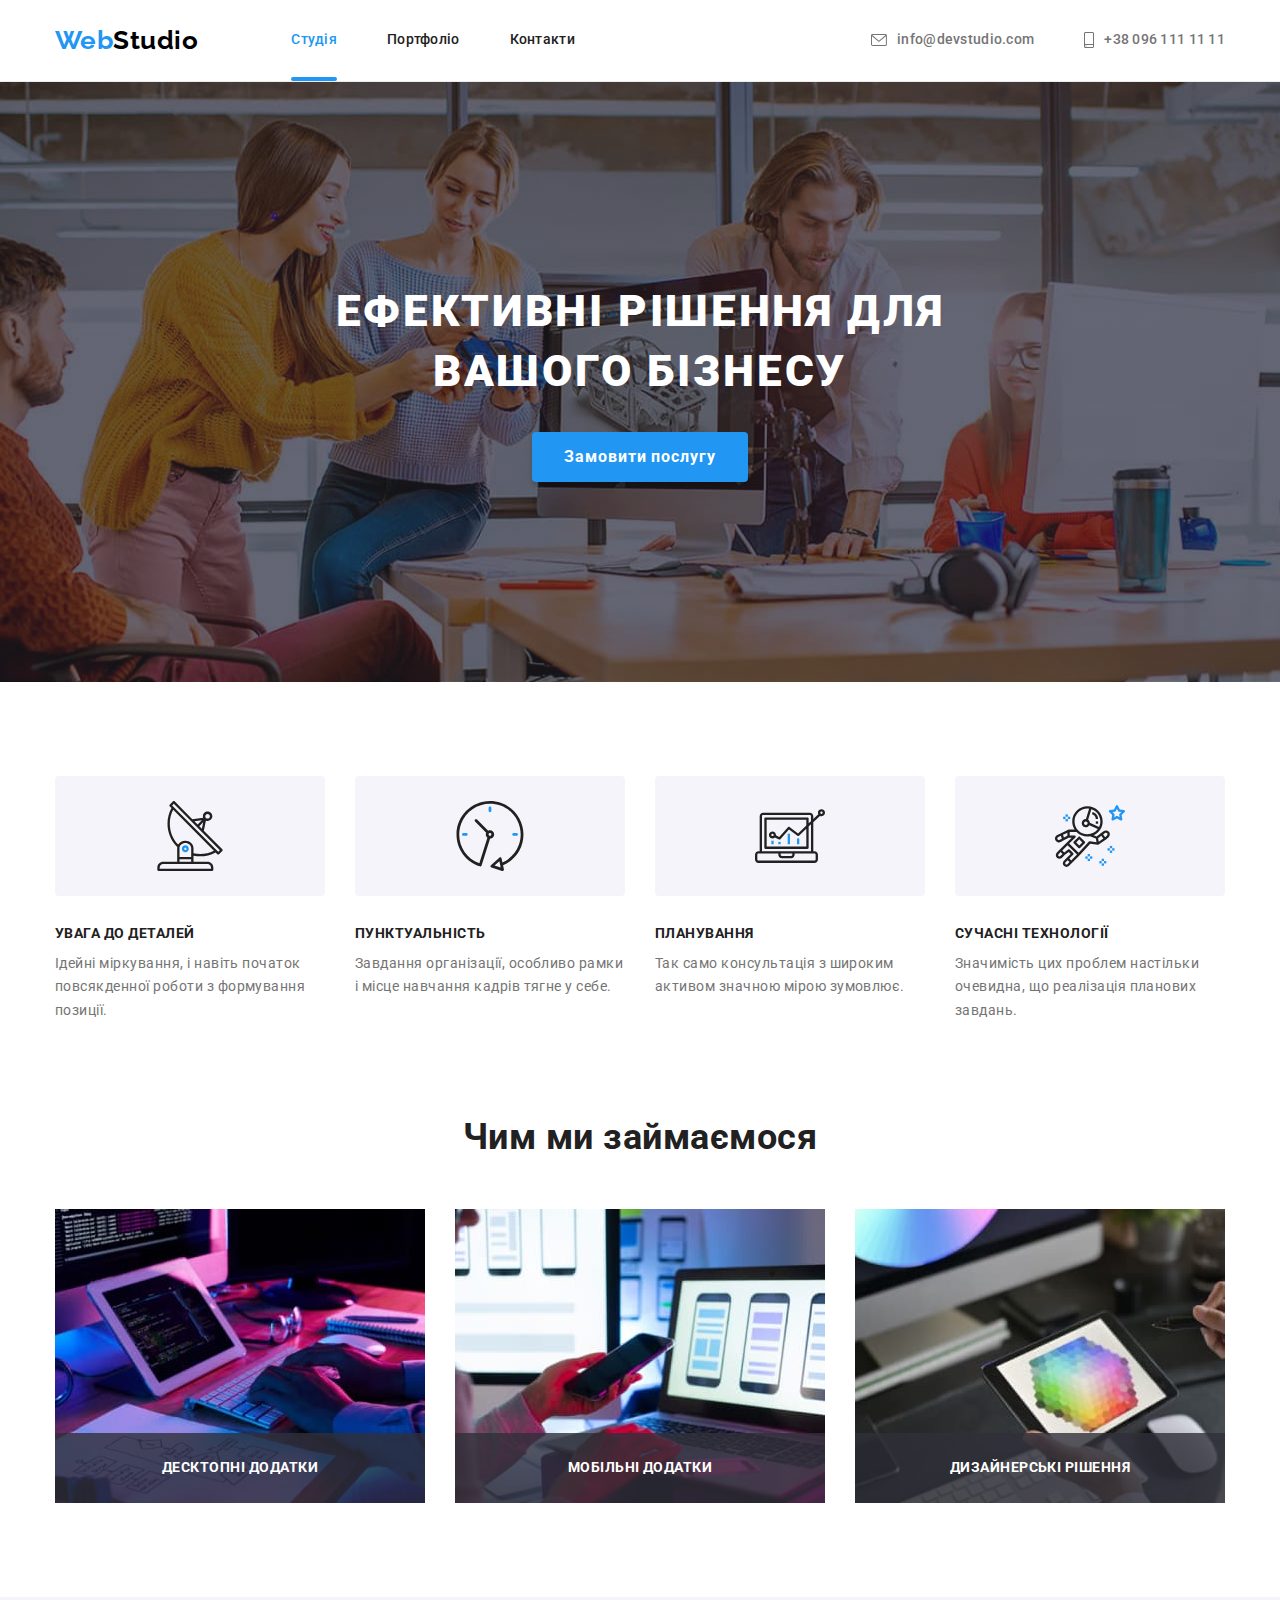
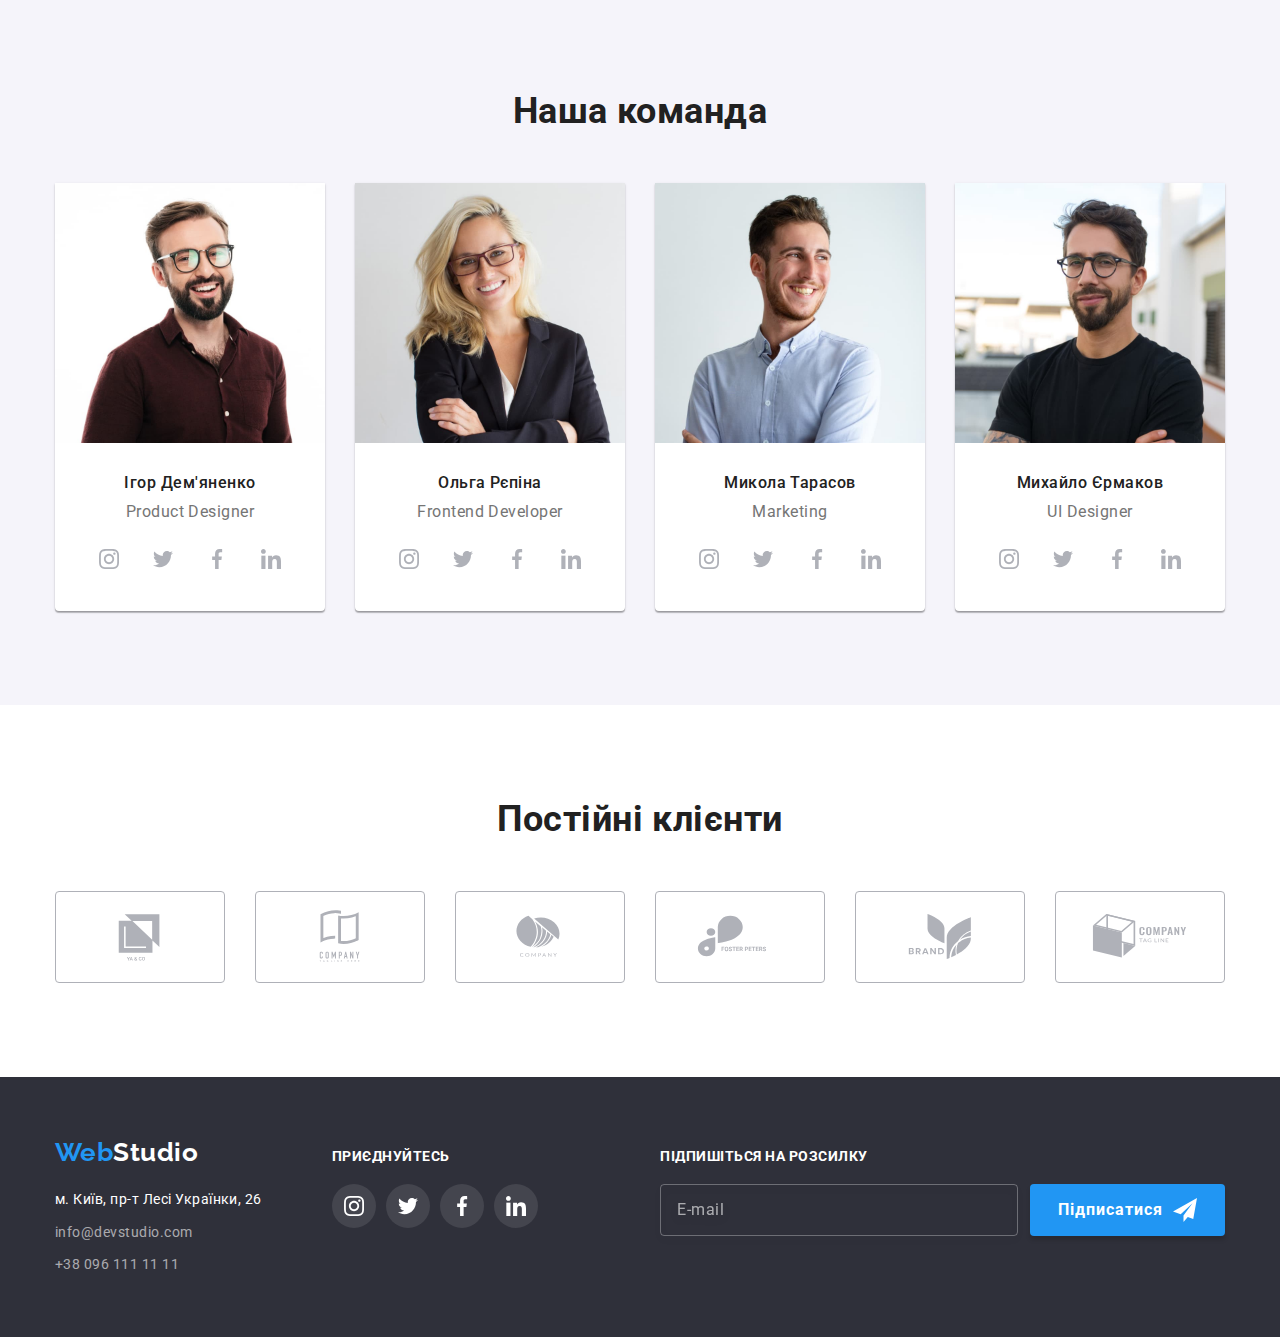
<file: index.html>
<!DOCTYPE html>
<html lang="uk">
  <head>
    <meta charset="UTF-8" />
    <meta http-equiv="X-UA-Compatible" content="IE=edge" />
    <meta name="viewport" content="width=device-width, initial-scale=1.0" />
    <link rel="preconnect" href="https://fonts.googleapis.com" />
    <link rel="preconnect" href="https://fonts.gstatic.com" crossorigin />
    <link
      href="https://fonts.googleapis.com/css2?family=Raleway:wght@700&family=Roboto:wght@400;500;700;900&display=swap"
      rel="stylesheet"
    />
    <link
      rel="stylesheet"
      href="https://cdn.jsdelivr.net/npm/modern-normalize@1.1.0/modern-normalize.min.css"
    />
    <link rel="stylesheet" href="./styles/styles.css" />
    <title>WebStudio</title>
  </head>
  <body>
    <!--header-->
    <header class="page-header">
      <div class="container main-header">
        <nav class="header-nav">
          <div class="head-wrap">
            <a class="logo link" href="./index.html" lang="en">
              <span class="logo-accent">Web</span>Studio</a
            >
            <ul class="nav list">
              <li class="nav-list-item">
                <a href="./index.html" class="nav-link link current">Студія</a>
              </li>
              <li class="nav-list-item">
                <a href="./portfolio.html" class="nav-link link">Портфоліо</a>
              </li>
              <li class="nav-list-item">
                <a href="#" class="nav-link link">Контакти</a>
              </li>
            </ul>
          </div>
        </nav>
        <ul class="contacts list">
          <li class="header-contacts-item">
            <a
              href="mailto:info@devstudio.com"
              lang="en"
              class="header-contact-link link"
            >
              <svg class="icon-header">
                <use
                  lang="en"
                  aria-label="mail icon"
                  href="./images/sprite.svg#icon-envelope"
                ></use>
              </svg>
              info@devstudio.com</a
            >
          </li>
          <li class="header-contacts-item">
            <a href="tel:+380961111111" class="header-contact-link link">
              <svg class="icon-header telephone">
                <use
                  lang="en"
                  aria-label="telephone icon"
                  href="./images/sprite.svg#icon-smartphone"
                ></use>
              </svg>
              +38 096 111 11 11</a
            >
          </li>
        </ul>
      </div>
    </header>
    <!--content-->
    <main>
      <!--section1-hero-->
      <section class="hero">
        <div class="hero-wrapper">
          <div class="container">
            <h1 class="hero-title">Ефективні рішення для вашого бізнесу</h1>
            <button type="button" class="hero-button" data-modal-open>
              Замовити послугу
            </button>
          </div>
        </div>
      </section>
      <!--section2-features-->
      <section class="features section">
        <div class="container">
          <h2 class="title-hide">Особливості</h2>
          <ul class="features-list list">
            <li class="feature-item">
              <div class="feature-icon-wrapper">
                <svg lang="en" aria-label="feature icon" class="feature-icon">
                  <use href="./images/sprite.svg#icon-feat1"></use>
                </svg>
              </div>
              <h3 class="feature-title">Увага до деталей</h3>
              <p class="feature-description">
                Ідейні міркування, і навіть початок повсякденної роботи з
                формування позиції.
              </p>
            </li>
            <li class="feature-item">
              <div class="feature-icon-wrapper">
                <svg lang="en" aria-label="feature icon" class="feature-icon">
                  <use href="./images/sprite.svg#icon-feat2"></use>
                </svg>
              </div>
              <h3 class="feature-title">Пунктуальність</h3>
              <p class="feature-description">
                Завдання організації, особливо рамки і місце навчання кадрів
                тягне у себе.
              </p>
            </li>
            <li class="feature-item">
              <div class="feature-icon-wrapper">
                <svg lang="en" aria-label="feature icon" class="feature-icon">
                  <use href="./images/sprite.svg#icon-feat3"></use>
                </svg>
              </div>
              <h3 class="feature-title">Планування</h3>
              <p class="feature-description">
                Так само консультація з широким активом значною мірою зумовлює.
              </p>
            </li>
            <li class="feature-item">
              <div class="feature-icon-wrapper">
                <svg lang="en" aria-label="feature icon" class="feature-icon">
                  <use href="./images/sprite.svg#icon-feat4"></use>
                </svg>
              </div>
              <h3 class="feature-title">Сучасні технології</h3>
              <p class="feature-description">
                Значимість цих проблем настільки очевидна, що реалізація
                планових завдань.
              </p>
            </li>
          </ul>
        </div>
      </section>
      <!--section3-what-we-do-->
      <section class="our-work section">
        <div class="container">
          <h2 class="section-title">Чим ми займаємося</h2>
          <ul class="work-list list">
            <li class="work-list-line">
              <div class="work-list-wrap">
                <img
                  src="./images/main/wwd1.jpg"
                  alt="Фото чим ми займаємось 1"
                  width="370"
                />
                <p class="our-wor-topic">Десктопні додатки</p>
              </div>
            </li>
            <li class="work-list-line">
              <div class="work-list-wrap">
                <img
                  src="./images/main/wwd2.jpg"
                  alt="Фото чим ми займаємось 2"
                  width="370"
                />
                <p class="our-wor-topic">Мобільні додатки</p>
              </div>
            </li>
            <li class="work-list-line">
              <div class="work-list-wrap">
                <img
                  src="./images/main/wwd3.jpg"
                  alt="Фото чим ми займаємось 3"
                  width="370"
                />
                <p class="our-wor-topic">Дизайнерські рішення</p>
              </div>
            </li>
          </ul>
        </div>
      </section>
      <!-- section4-our-team-->
      <section class="our-team section">
        <div class="container">
          <h2 class="section-title">Наша команда</h2>
          <ul class="team-list list">
            <li class="team-member-card item">
              <img
                src="./images/main/ot1.jpg"
                alt="Ігор Дем'яненко"
                width="270"
              />
              <div class="member-description">
                <h3 class="team-member">Ігор Дем'яненко</h3>
                <p lang="en" class="team-member-position">Product Designer</p>
                <ul class="social-list list">
                  <li class="social-list-item">
                    <a href="#" class="social-list-link link">
                      <svg
                        lang="en"
                        aria-label="instagram link"
                        class="social-list-icon"
                      >
                        <use href="./images/sprite.svg#icon-instagram"></use>
                      </svg>
                    </a>
                  </li>
                  <li class="social-list-item">
                    <a href="#" class="social-list-link link">
                      <svg
                        lang="en"
                        aria-label="twitter link"
                        class="social-list-icon"
                      >
                        <use href="./images/sprite.svg#icon-twitter"></use>
                      </svg>
                    </a>
                  </li>
                  <li class="social-list-item">
                    <a href="#" class="social-list-link link">
                      <svg
                        lang="en"
                        aria-label="facebook link"
                        class="social-list-icon"
                      >
                        <use href="./images/sprite.svg#icon-facebook"></use>
                      </svg>
                    </a>
                  </li>
                  <li class="social-list-item">
                    <a href="#" class="social-list-link link">
                      <svg
                        lang="en"
                        aria-label="linkedin link"
                        class="social-list-icon"
                      >
                        <use href="./images/sprite.svg#icon-linkedin"></use>
                      </svg>
                    </a>
                  </li>
                </ul>
              </div>
            </li>
            <li class="team-member-card item">
              <img src="./images/main/ot2.jpg" alt="Ольга Рєпіна" width="270" />
              <div class="member-description">
                <h3 class="team-member">Ольга Рєпіна</h3>
                <p class="team-member-position" lang="en">Frontend Developer</p>
                <ul class="social-list list">
                  <li class="social-list-item">
                    <a href="#" class="social-list-link link">
                      <svg
                        lang="en"
                        aria-label="instagram link"
                        class="social-list-icon"
                      >
                        <use href="./images/sprite.svg#icon-instagram"></use>
                      </svg>
                    </a>
                  </li>
                  <li class="social-list-item">
                    <a href="#" class="social-list-link link">
                      <svg
                        lang="en"
                        aria-label="twitter link"
                        class="social-list-icon"
                      >
                        <use href="./images/sprite.svg#icon-twitter"></use>
                      </svg>
                    </a>
                  </li>
                  <li class="social-list-item">
                    <a href="#" class="social-list-link link">
                      <svg
                        lang="en"
                        aria-label="facebook link"
                        class="social-list-icon"
                      >
                        <use href="./images/sprite.svg#icon-facebook"></use>
                      </svg>
                    </a>
                  </li>
                  <li class="social-list-item">
                    <a href="#" class="social-list-link link">
                      <svg
                        lang="en"
                        aria-label="linkedin link"
                        class="social-list-icon"
                      >
                        <use href="./images/sprite.svg#icon-linkedin"></use>
                      </svg>
                    </a>
                  </li>
                </ul>
              </div>
            </li>
            <li class="team-member-card item">
              <img
                src="./images/main/ot3.jpg"
                alt="Микола Тарасов"
                width="270"
              />
              <div class="member-description">
                <h3 class="team-member">Микола Тарасов</h3>
                <p class="team-member-position" lang="en">Marketing</p>
                <ul class="social-list list">
                  <li class="social-list-item">
                    <a href="#" class="social-list-link link">
                      <svg
                        lang="en"
                        aria-label="instagram link"
                        class="social-list-icon"
                      >
                        <use href="./images/sprite.svg#icon-instagram"></use>
                      </svg>
                    </a>
                  </li>
                  <li class="social-list-item">
                    <a href="#" class="social-list-link link">
                      <svg
                        lang="en"
                        aria-label="twitter link"
                        class="social-list-icon"
                      >
                        <use href="./images/sprite.svg#icon-twitter"></use>
                      </svg>
                    </a>
                  </li>
                  <li class="social-list-item">
                    <a href="#" class="social-list-link link">
                      <svg
                        lang="en"
                        aria-label="facebook link"
                        class="social-list-icon"
                      >
                        <use href="./images/sprite.svg#icon-facebook"></use>
                      </svg>
                    </a>
                  </li>
                  <li class="social-list-item">
                    <a href="#" class="social-list-link link">
                      <svg
                        lang="en"
                        aria-label="linkedin link"
                        class="social-list-icon"
                      >
                        <use href="./images/sprite.svg#icon-linkedin"></use>
                      </svg>
                    </a>
                  </li>
                </ul>
              </div>
            </li>
            <li class="team-member-card item">
              <img
                src="./images/main/ot4.jpg"
                alt="Михайло Єрмаков"
                width="270"
              />
              <div class="member-description">
                <h3 class="team-member">Михайло Єрмаков</h3>
                <p class="team-member-position" lang="en">UI Designer</p>
                <ul class="social-list list">
                  <li class="social-list-item">
                    <a href="#" class="social-list-link link">
                      <svg
                        lang="en"
                        aria-label="instagram link"
                        class="social-list-icon"
                      >
                        <use href="./images/sprite.svg#icon-instagram"></use>
                      </svg>
                    </a>
                  </li>
                  <li class="social-list-item">
                    <a href="#" class="social-list-link link">
                      <svg
                        lang="en"
                        aria-label="twitter link"
                        class="social-list-icon"
                      >
                        <use href="./images/sprite.svg#icon-twitter"></use>
                      </svg>
                    </a>
                  </li>
                  <li class="social-list-item">
                    <a href="#" class="social-list-link link">
                      <svg
                        lang="en"
                        aria-label="facebook link"
                        class="social-list-icon"
                      >
                        <use href="./images/sprite.svg#icon-facebook"></use>
                      </svg>
                    </a>
                  </li>
                  <li class="social-list-item">
                    <a href="#" class="social-list-link link">
                      <svg
                        lang="en"
                        aria-label="linkedin link"
                        class="social-list-icon"
                      >
                        <use href="./images/sprite.svg#icon-linkedin"></use>
                      </svg>
                    </a>
                  </li>
                </ul>
              </div>
            </li>
          </ul>
        </div>
      </section>
      <!--section5-our-clients-->
      <section class="clients section">
        <div class="container">
          <h2 class="section-title">Постійні клієнти</h2>
          <ul class="clients-list list">
            <li class="clients-item">
              <a href="" class="clients-link link">
                <svg
                  lang="en"
                  aria-label="clients logo"
                  class="clients-logo-icon"
                >
                  <use href="./images/sprite.svg#icon-logo1"></use>
                </svg>
              </a>
            </li>
            <li class="clients-item">
              <a href="" class="clients-link link">
                <svg
                  lang="en"
                  aria-label="clients logo"
                  class="clients-logo-icon"
                >
                  <use href="./images/sprite.svg#icon-logo2"></use>
                </svg>
              </a>
            </li>
            <li class="clients-item">
              <a href="" class="clients-link link">
                <svg
                  lang="en"
                  aria-label="clients logo"
                  class="clients-logo-icon"
                >
                  <use href="./images/sprite.svg#icon-logo3"></use>
                </svg>
              </a>
            </li>
            <li class="clients-item">
              <a href="" class="clients-link link">
                <svg
                  lang="en"
                  aria-label="clients logo"
                  class="clients-logo-icon"
                >
                  <use href="./images/sprite.svg#icon-logo4"></use>
                </svg>
              </a>
            </li>
            <li class="clients-item">
              <a href="" class="clients-link link">
                <svg
                  lang="en"
                  aria-label="clients logo"
                  class="clients-logo-icon"
                >
                  <use href="./images/sprite.svg#icon-logo5"></use>
                </svg>
              </a>
            </li>
            <li class="clients-item">
              <a href="" class="clients-link link">
                <svg
                  lang="en"
                  aria-label="clients logo"
                  class="clients-logo-icon"
                >
                  <use href="./images/sprite.svg#icon-logo6"></use>
                </svg>
              </a>
            </li>
          </ul>
        </div>
      </section>
    </main>
    <!--footer-->
    <footer class="main-footer">
      <div class="container footer-wrapper">
        <div class="footer-left-side">
          <a class="footer-logo link" href="./index.html" lang="en">
            <span class="logo-accent">Web</span>Studio</a
          >
          <address class="footer-address">
            <ul class="address-list list">
              <li class="footer-address-item">
                <a
                  class="address-map link"
                  href="https://goo.gl/maps/CPtrU1FHBa2aNyZL9"
                  target="_blank"
                  rel="noopener noreferrer nofollow"
                  >м. Київ, пр-т Лесі Українки, 26</a
                >
              </li>
              <li class="footer-address-item">
                <a
                  class="footer-contact link"
                  href="mailto:info@devstudio.com"
                  lang="en"
                  >info@devstudio.com</a
                >
              </li>
              <li class="footer-address-item">
                <a class="footer-contact link" href="tel:+380961111111"
                  >+38 096 111 11 11</a
                >
              </li>
            </ul>
          </address>
        </div>

        <div class="footer-social">
          <p class="footer-social-title">приєднуйтесь</p>
          <ul class="social-list list">
            <li class="footer-social-item">
              <a class="footer-social-link" href="">
                <svg
                  lang="en"
                  aria-label="instagram icon"
                  class="footer-social-icon"
                >
                  <use href="./images/sprite.svg#icon-instagram"></use>
                </svg>
              </a>
            </li>
            <li class="footer-social-item">
              <a class="footer-social-link" href="">
                <svg
                  lang="en"
                  aria-label="twitter icon"
                  class="footer-social-icon"
                >
                  <use href="./images/sprite.svg#icon-twitter"></use>
                </svg>
              </a>
            </li>
            <li class="footer-social-item">
              <a class="footer-social-link" href="">
                <svg
                  lang="en"
                  aria-label="facebook icon"
                  class="footer-social-icon"
                >
                  <use href="./images/sprite.svg#icon-facebook"></use>
                </svg>
              </a>
            </li>
            <li class="footer-social-item">
              <a class="footer-social-link" href="">
                <svg
                  lang="en"
                  aria-label="linkedin icon"
                  class="footer-social-icon"
                >
                  <use href="./images/sprite.svg#icon-linkedin"></use>
                </svg>
              </a>
            </li>
          </ul>
        </div>
        <div class="footer-subscription">
          <p class="footer-social-title">Підпишіться на розсилку</p>
          <form class="subsription-form">
            <label class="subcription-label">
              <input
                type="email"
                class="subsription-form-input"
                required
                name="email"
                title="email@mysite.com"
                placeholder="E-mail"
            /></label>

            <button type="submit" class="subsription-form-button">
              <span class="subscribe-button-text">Підписатися</span>
              <svg class="subsription-form-svg">
                <use
                  class="subsription-form-icon"
                  href="./images/sprite.svg#icon-send"
                ></use>
              </svg>
            </button>
          </form>
        </div>
      </div>
    </footer>

    <!--modals-->
    <div class="backdrop is-hidden" data-modal>
      <div class="modal">
        <button type="button" class="close-modal-btn" data-modal-close>
          <svg class="modal-close-icon">
            <use href="./images/sprite.svg#icon-close-btn"></use>
          </svg>
        </button>
        <p class="callback-form-title">
          Залиште свої дані, ми вам передзвонимо
        </p>
        <form class="callback-form">
          <label class="callback-form-label">
            <span class="callback-form-input-name">Ім'я</span>
            <span class="callback-form-content-wrap">
              <input
                type="text"
                name="user-name"
                class="callback-form-input"
                required
                pattern="[a-zA-Zа-яА-ЯіІїЇ']+"
              />
              <svg class="callback-form-svg">
                <use
                  class="callback-form-icon"
                  href="./images/sprite.svg#icon-person"
                ></use>
              </svg>
            </span>
          </label>
          <label class="callback-form-label">
            <span class="callback-form-input-name"> Телефон</span>
            <span class="callback-form-content-wrap">
              <input
                type="tel"
                name="user-telephone"
                class="callback-form-input"
                required
                pattern="[0-9]{3}-[0-9]{3}-[0-9]{3}-[0-2]{2}"
                title="[xxx-xxx-xx-xx]"
              />
              <svg class="callback-form-svg">
                <use
                  class="callback-form-icon"
                  href="./images/sprite.svg#icon-phone"
                ></use>
              </svg>
            </span>
          </label>
          <label class="callback-form-label">
            <span class="callback-form-input-name"> Пошта</span>
            <span class="callback-form-content-wrap">
              <input
                type="email"
                name="user-email"
                class="callback-form-input"
                required
                title="email@mysite.com"
              />
              <svg class="callback-form-svg">
                <use
                  class="callback-form-icon"
                  href="./images/sprite.svg#icon-email"
                ></use>
              </svg>
            </span>
          </label>
          <label class="callback-form-labe-comment">
            <span class="callback-form-input-name"> Коментар</span>
            <textarea
              name="user-commentary"
              placeholder="Введіть текст"
              class="callback-form-comment"
            ></textarea>
          </label>

          <label class="callback-form-check">
            <input
              type="checkbox"
              name="policy_check"
              required
              class="callback-form-check-input title-hide"
            />
            <svg class="custom-check-svg">
              <use
                class="custom-check-icon"
                href="./images/sprite.svg#icon-check"
              ></use>
            </svg>
            Погоджуюся з розсилкою та приймаю&nbsp;<a
              href="#"
              class="policy-link"
              >Умови договору</a
            >
          </label>
          <button type="submit" class="callback-form-button">Відправити</button>
        </form>
      </div>
    </div>
    <!--scripts-->
    <script src="./js/modal.js"></script>
  </body>
</html>
</file>
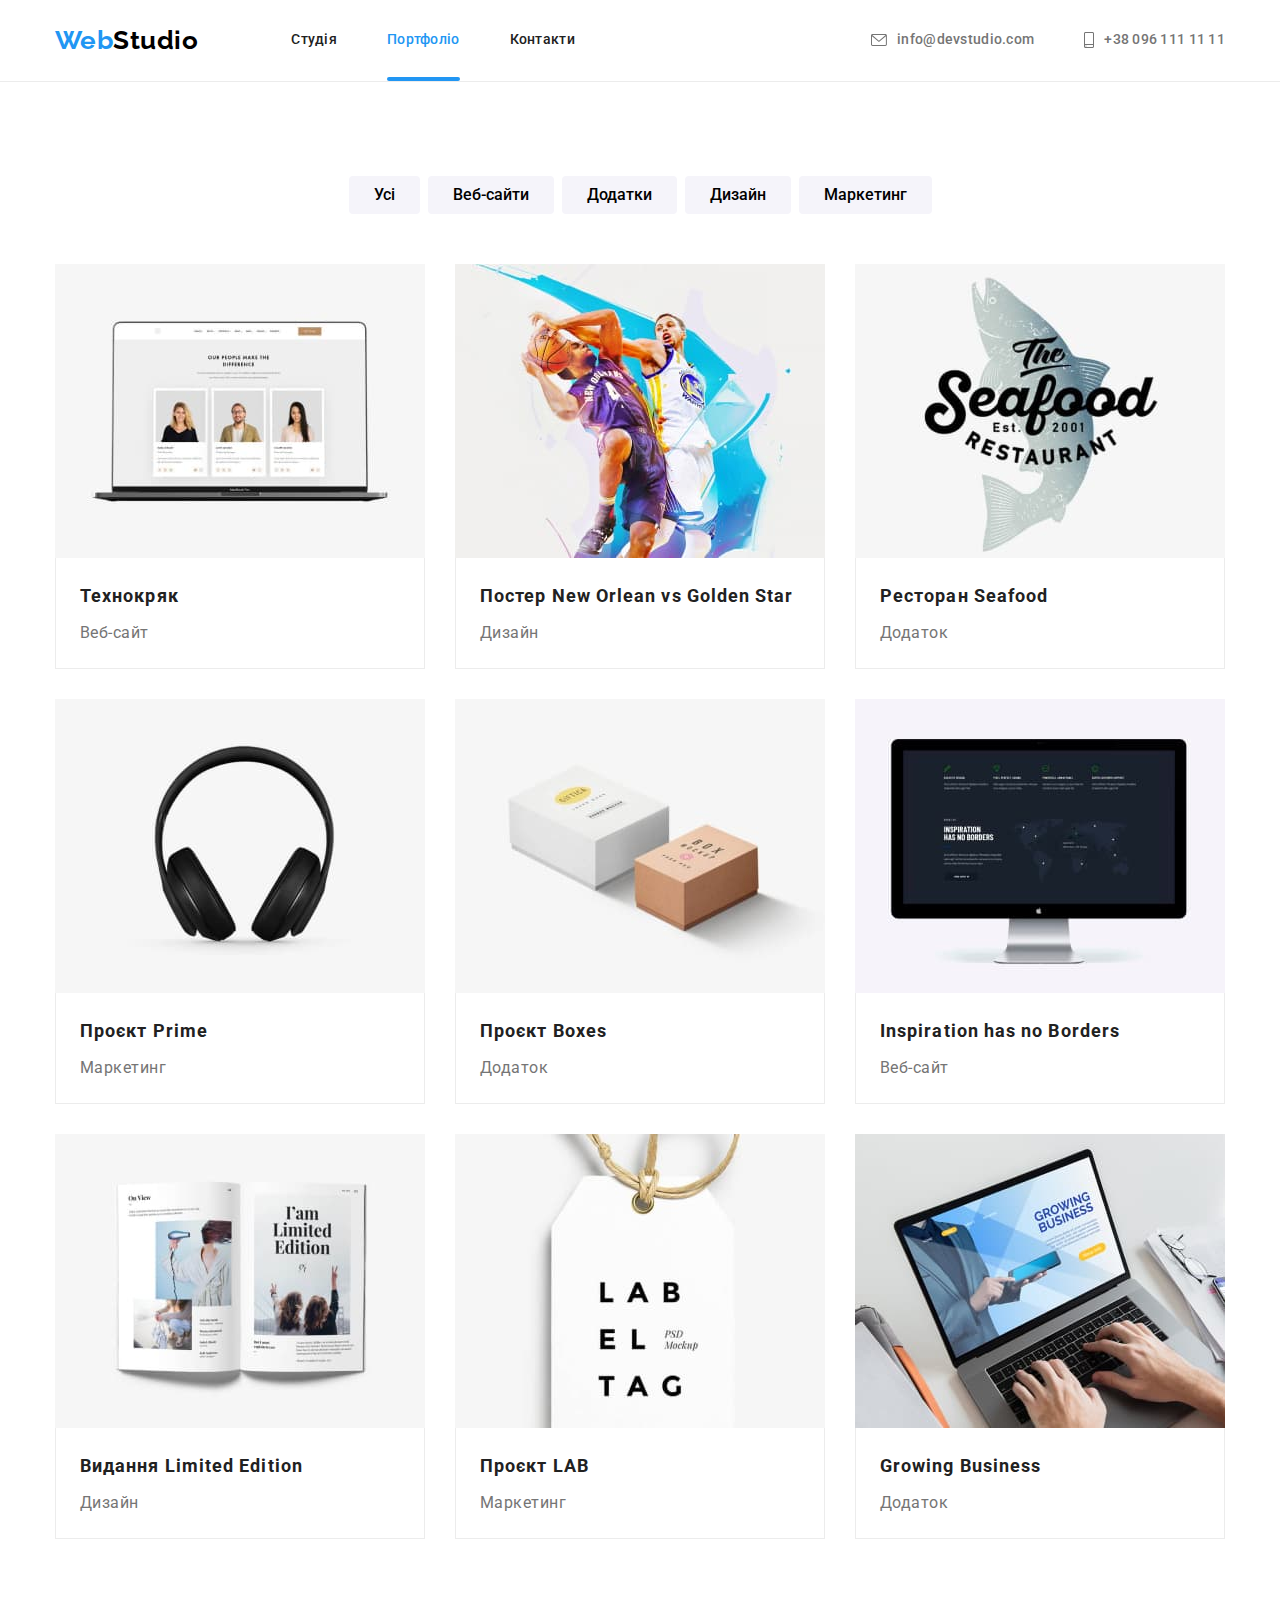
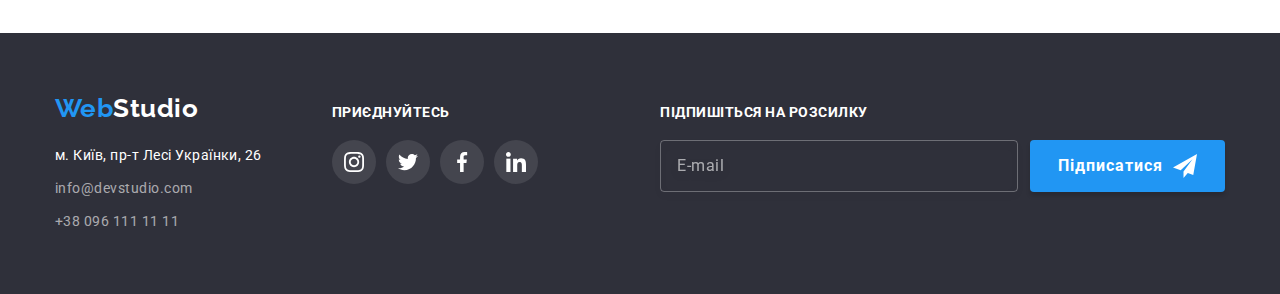
<file: portfolio.html>
<!DOCTYPE html>
<html lang="uk">
  <head>
    <meta charset="UTF-8" />
    <meta http-equiv="X-UA-Compatible" content="IE=edge" />
    <meta name="viewport" content="width=device-width, initial-scale=1.0" />
    <link
      href="https://fonts.googleapis.com/css2?family=Raleway:wght@700&family=Roboto:wght@400;500;700;900&display=swap"
      rel="stylesheet"
    />
    <link
      rel="stylesheet"
      href="https://cdn.jsdelivr.net/npm/modern-normalize@1.1.0/modern-normalize.min.css"
    />
    <link rel="stylesheet" href="./styles/styles.css" />
    <title>Портфоліо</title>
  </head>
  <body>
    <!--header-->
    <header class="page-header">
      <div class="container main-header">
        <nav class="header-nav">
          <div class="head-wrap">
            <a class="logo link" href="./index.html" lang="en">
              <span class="logo-accent">Web</span>Studio</a
            >
            <ul class="nav list">
              <li class="nav-list-item">
                <a href="./index.html" class="nav-link link">Студія</a>
              </li>
              <li class="nav-list-item">
                <a href="./portfolio.html" class="nav-link link current"
                  >Портфоліо</a
                >
              </li>
              <li class="nav-list-item">
                <a href="#" class="nav-link link">Контакти</a>
              </li>
            </ul>
          </div>
        </nav>
        <ul class="contacts list">
          <li class="header-contacts-item">
            <a
              href="mailto:info@devstudio.com"
              lang="en"
              class="header-contact-link link"
            >
              <svg class="icon-header">
                <use
                  lang="en"
                  aria-label="mail icon"
                  href="./images/sprite.svg#icon-envelope"
                ></use>
              </svg>
              info@devstudio.com</a
            >
          </li>
          <li class="header-contacts-item">
            <a href="tel:+380961111111" class="header-contact-link link">
              <svg class="icon-header telephone">
                <use
                  lang="en"
                  aria-label="telephone icon"
                  href="./images/sprite.svg#icon-smartphone"
                ></use>
              </svg>
              +38 096 111 11 11</a
            >
          </li>
        </ul>
      </div>
    </header>
    <!--content-->
    <main class="portfolio-content">
      <section class="gallery section">
        <div class="container">
          <h1 class="title-hide">Портфоліо</h1>
          <ul class="filter-list list">
            <li><button type="button" class="portfolio-button">Усі</button></li>
            <li>
              <button type="button" class="portfolio-button">Веб-сайти</button>
            </li>
            <li>
              <button type="button" class="portfolio-button">Додатки</button>
            </li>
            <li>
              <button type="button" class="portfolio-button">Дизайн</button>
            </li>
            <li>
              <button type="button" class="portfolio-button">Маркетинг</button>
            </li>
          </ul>
          <ul class="gallery-list list">
            <li class="portfolio-list-item item">
              <a class="project-link link" href="#">
                <div class="project-link-overlay">
                  <img
                    src="./images/portfolio/project1.jpg"
                    alt="Технокряк"
                    width="370"
                  />
                  <p class="project-link-overlay-text">
                    Ресурс пропонує комплексні пропозиції з різним рівнем
                    функціоналу та сервісів. Все це дозволить відвідувачу
                    отримати вичерпні відомості про компанію чи приватну особу.
                  </p>
                </div>
                <div class="project-wrapper">
                  <h2 class="project-name">Технокряк</h2>
                  <p class="project-type">Веб-сайт</p>
                </div>
              </a>
            </li>
            <li class="portfolio-list-item item">
              <a class="project-link link" href="#">
                <div class="project-link-overlay">
                  <img
                    src="./images/portfolio/project2.jpg"
                    alt="Постер New Orlean vs Golden Star"
                    width="370"
                  />
                  <p class="project-link-overlay-text">
                    Ресурс пропонує комплексні пропозиції з різним рівнем
                    функціоналу та сервісів. Все це дозволить відвідувачу
                    отримати вичерпні відомості про компанію чи приватну особу.
                  </p>
                </div>

                <div class="project-wrapper">
                  <h2 class="project-name">
                    Постер <span lang="en">New Orlean vs Golden Star </span>
                  </h2>
                  <p class="project-type">Дизайн</p>
                </div>
              </a>
            </li>
            <li class="portfolio-list-item item">
              <a class="project-link link" href="#">
                <div class="project-link-overlay">
                  <img
                    src="./images/portfolio/project3.jpg"
                    alt="Ресторан Seafood"
                    width="370"
                  />
                  <p class="project-link-overlay-text">
                    Ресурс пропонує комплексні пропозиції з різним рівнем
                    функціоналу та сервісів. Все це дозволить відвідувачу
                    отримати вичерпні відомості про компанію чи приватну особу.
                  </p>
                </div>

                <div class="project-wrapper">
                  <h2 class="project-name">
                    Ресторан <span lang="en">Seafood</span>
                  </h2>
                  <p class="project-type">Додаток</p>
                </div>
              </a>
            </li>
            <li class="portfolio-list-item item">
              <a class="project-link link" href="#">
                <div class="project-link-overlay">
                  <img
                    src="./images/portfolio/project4.jpg"
                    alt="Проєкт Prime"
                    width="370"
                  />
                  <p class="project-link-overlay-text">
                    Ресурс пропонує комплексні пропозиції з різним рівнем
                    функціоналу та сервісів. Все це дозволить відвідувачу
                    отримати вичерпні відомості про компанію чи приватну особу.
                  </p>
                </div>

                <div class="project-wrapper">
                  <h2 class="project-name">Проєкт <span>Prime</span></h2>
                  <p class="project-type">Маркетинг</p>
                </div>
              </a>
            </li>
            <li class="portfolio-list-item item">
              <a class="project-link link" href="#">
                <div class="project-link-overlay">
                  <img
                    src="./images/portfolio/project5.jpg"
                    alt="Проєкт Boxes"
                    width="370"
                  />
                  <p class="project-link-overlay-text">
                    Ресурс пропонує комплексні пропозиції з різним рівнем
                    функціоналу та сервісів. Все це дозволить відвідувачу
                    отримати вичерпні відомості про компанію чи приватну особу.
                  </p>
                </div>

                <div class="project-wrapper">
                  <h2 class="project-name">
                    Проєкт <span lang="en">Boxes</span>
                  </h2>
                  <p class="project-type">Додаток</p>
                </div>
              </a>
            </li>
            <li class="portfolio-list-item item">
              <a class="project-link link" href="#">
                <div class="project-link-overlay">
                  <img
                    src="./images/portfolio/project6.jpg"
                    alt="Inspiration has no Borders"
                    width="370"
                  />
                  <p class="project-link-overlay-text">
                    Ресурс пропонує комплексні пропозиції з різним рівнем
                    функціоналу та сервісів. Все це дозволить відвідувачу
                    отримати вичерпні відомості про компанію чи приватну особу.
                  </p>
                </div>

                <div class="project-wrapper">
                  <h2 class="project-name" lang="en">
                    Inspiration has no Borders
                  </h2>
                  <p class="project-type">Веб-сайт</p>
                </div>
              </a>
            </li>
            <li class="portfolio-list-item item">
              <a class="project-link link" href="#">
                <div class="project-link-overlay">
                  <img
                    src="./images/portfolio/project7.jpg"
                    alt="Видання Limited Edition"
                    width="370"
                  />
                  <p class="project-link-overlay-text">
                    Ресурс пропонує комплексні пропозиції з різним рівнем
                    функціоналу та сервісів. Все це дозволить відвідувачу
                    отримати вичерпні відомості про компанію чи приватну особу.
                  </p>
                </div>

                <div class="project-wrapper">
                  <h2 class="project-name">
                    Видання <span lang="en">Limited Edition</span>
                  </h2>
                  <p class="project-type">Дизайн</p>
                </div>
              </a>
            </li>
            <li class="portfolio-list-item item">
              <a class="project-link link" href="#">
                <div class="project-link-overlay">
                  <img
                    src="./images/portfolio/project8.jpg"
                    alt="Проєкт LAB"
                    width="370"
                  />
                  <p class="project-link-overlay-text">
                    Ресурс пропонує комплексні пропозиції з різним рівнем
                    функціоналу та сервісів. Все це дозволить відвідувачу
                    отримати вичерпні відомості про компанію чи приватну особу.
                  </p>
                </div>

                <div class="project-wrapper">
                  <h2 class="project-name">
                    Проєкт <span lang="en">LAB</span>
                  </h2>
                  <p class="project-type">Маркетинг</p>
                </div>
              </a>
            </li>
            <li class="portfolio-list-item item">
              <a class="project-link link" href="#">
                <div class="project-link-overlay">
                  <img
                    src="./images/portfolio/project9.jpg"
                    alt="Growing Business"
                    width="370"
                  />
                  <p class="project-link-overlay-text">
                    Ресурс пропонує комплексні пропозиції з різним рівнем
                    функціоналу та сервісів. Все це дозволить відвідувачу
                    отримати вичерпні відомості про компанію чи приватну особу.
                  </p>
                </div>

                <div class="project-wrapper">
                  <h2 class="project-name" lang="en">Growing Business</h2>
                  <p class="project-type">Додаток</p>
                </div>
              </a>
            </li>
          </ul>
        </div>
      </section>
    </main>
    <!--footer-->
    <footer class="main-footer">
      <div class="container footer-wrapper">
        <div class="footer-left-side">
          <a class="footer-logo link" href="./index.html" lang="en">
            <span class="logo-accent">Web</span>Studio</a
          >
          <address class="footer-address">
            <ul class="address-list list">
              <li class="footer-address-item">
                <a
                  class="address-map link"
                  href="https://goo.gl/maps/CPtrU1FHBa2aNyZL9"
                  target="_blank"
                  rel="noopener noreferrer nofollow"
                  >м. Київ, пр-т Лесі Українки, 26</a
                >
              </li>
              <li class="footer-address-item">
                <a
                  class="footer-contact link"
                  href="mailto:info@devstudio.com"
                  lang="en"
                  >info@devstudio.com</a
                >
              </li>
              <li class="footer-address-item">
                <a class="footer-contact link" href="tel:+380961111111"
                  >+38 096 111 11 11</a
                >
              </li>
            </ul>
          </address>
        </div>

        <div class="footer-social">
          <p class="footer-social-title">приєднуйтесь</p>
          <ul class="social-list list">
            <li class="footer-social-item">
              <a class="footer-social-link" href="">
                <svg
                  lang="en"
                  aria-label="instagram icon"
                  class="footer-social-icon"
                >
                  <use href="./images/sprite.svg#icon-instagram"></use>
                </svg>
              </a>
            </li>
            <li class="footer-social-item">
              <a class="footer-social-link" href="">
                <svg
                  lang="en"
                  aria-label="twitter icon"
                  class="footer-social-icon"
                >
                  <use href="./images/sprite.svg#icon-twitter"></use>
                </svg>
              </a>
            </li>
            <li class="footer-social-item">
              <a class="footer-social-link" href="">
                <svg
                  lang="en"
                  aria-label="facebook icon"
                  class="footer-social-icon"
                >
                  <use href="./images/sprite.svg#icon-facebook"></use>
                </svg>
              </a>
            </li>
            <li class="footer-social-item">
              <a class="footer-social-link" href="">
                <svg
                  lang="en"
                  aria-label="linkedin icon"
                  class="footer-social-icon"
                >
                  <use href="./images/sprite.svg#icon-linkedin"></use>
                </svg>
              </a>
            </li>
          </ul>
        </div>
        <div class="footer-subscription">
          <p class="footer-social-title">Підпишіться на розсилку</p>
          <form class="subsription-form">
            <label class="subcription-label">
              <input
                type="email"
                class="subsription-form-input"
                required
                name="email"
                title="email@mysite.com"
                placeholder="E-mail"
            /></label>

            <button type="submit" class="subsription-form-button">
              <span class="subscribe-button-text">Підписатися</span>
              <svg class="subsription-form-svg">
                <use
                  class="subsription-form-icon"
                  href="./images/sprite.svg#icon-send"
                ></use>
              </svg>
            </button>
          </form>
        </div>
      </div>
    </footer>
  </body>
</html>
</file>
<file: styles/styles.css>
:root {
  /* colors */
  --main-theme-color: #fff;
  --secondary-theme-color: #f5f5f5;
  --hero-bg-color: #c4c4c4;
  --hero-overlay-color: rgba(47, 48, 58, 0.4);
  --our-work-overlay-bg: rgba(47, 48, 58, 0.8);
  --footer-bg-color: #2f303a;
  --filter-button-bg-color: #f5f4fa;
  --main-text-color: #212121;
  --secondary-text-color: #757575;
  --logo-header-color: #000;
  --accent-color: #2196f3;
  --button-bg-accent-color: #188ce8;
  --footer-contact-color: rgba(255, 255, 255, 0.6);
  --border-color: #ececec;
  --button-shadow: rgba(0, 0, 0, 0.15);
  --feature-bg-color: #f5f4fa;
  --team-member-box-shadow-color1: rgba(0, 0, 0, 0.12);
  --team-member-box-shadow-color2: rgba(0, 0, 0, 0.14);
  --team-member-box-shadow-color3: rgba(0, 0, 0, 0.2);
  --social-list-icon-fill: #afb1b8;
  --footer-social-link-color: rgba(255, 255, 255, 0.1);
  --portfolio-card-shadow-color1: rgba(0, 0, 0, 0.1);
  --portfolio-card-shadow-color2: rgba(0, 0, 0, 0.8);
  --portfolio-card-shadow-color3: rgba(0, 0, 0, 0.12);
  --portfolio-card-border-color: #eeeeee;
  --portfolio-overlay-color: rgba(33, 150, 243, 0.9);

  /* fonts */
  --primary-font: "roboto", sans-serif;
  --secondary-font: "raleway", sans-serif;

  /* animations */
  --animation-timing-function: cubic-bezier(0.4, 0, 0.2, 1);
  --animation-duration: 250ms;
}

/* styles reset */

h1,
h2,
h3,
h4,
p {
  margin-top: 0;
  margin-bottom: 0;
}

ul,
ol {
  margin-top: 0;
  margin-bottom: 0;
  padding-left: 0;
}

.link {
  text-decoration: none;
}

.list {
  list-style: none;
}

img {
  display: block;
  max-width: 100%;
  height: auto;
}

button {
  cursor: pointer;
}

/* =================common styles================ */
body {
  font-family: var(--primary-font);
  background-color: var(--main-theme-color);
  color: var(--main-text-color);
  letter-spacing: 0.03em;
}

.title-hide {
  position: absolute;
  white-space: nowrap;
  width: 1px;
  height: 1px;
  overflow: hidden;
  border: 0;
  padding: 0;
  clip: rect(0 0 0 0);
  clip-path: inset(50%);
  margin: -1px;
}

.container {
  width: 1200px;
  margin-left: auto;
  margin-right: auto;
  padding-left: 15px;
  padding-right: 15px;
}

.section {
  padding-bottom: 94px;
  padding-top: 94px;
}

.section-title {
  margin-bottom: 50px;

  text-align: center;
  font-weight: 700;
  font-size: 36px;
  line-height: 1.16;
}

/* =================/common styles================ */

/* =================index.html styles================ */

/* =====================header-styles===================== */
.page-header {
  border-bottom: 1px solid var(--border-color);
}

.main-header {
  display: flex;
  justify-content: space-between;
  align-items: center;
}

.head-wrap {
  display: flex;
  align-items: center;
}

.nav {
  display: flex;
  column-gap: 50px;
}

.logo {
  margin-right: 93px;
  padding-top: 25px;
  padding-bottom: 25px;

  font-family: var(--secondary-font);
  font-weight: 700;
  font-size: 26px;
  line-height: 1.19;
  color: var(--logo-header-color);
}

.logo-accent {
  color: var(--accent-color);
}

.nav-list-item {
  position: relative;
}

.nav-link {
  display: block;
  padding-top: 32px;
  padding-bottom: 32px;

  font-weight: 500;
  font-size: 14px;
  line-height: 1.14;
  letter-spacing: 0.02em;
  color: var(--main-text-color);

  transition: color var(--animation-duration) var(--animation-timing-function);
}

.current.nav-link::after {
  position: absolute;
  left: 0;
  bottom: -1px;

  content: "";

  width: 100%;
  height: 4px;
  background-color: var(--accent-color);
  border-radius: 2px;
}

.nav .nav-link:hover,
.nav .nav-link:focus {
  color: var(--accent-color);
}

.contacts {
  display: flex;
  column-gap: 50px;
}

.icon-header {
  width: 16px;
  height: 12px;
  margin-right: 10px;
}

.icon-header.telephone {
  width: 10px;
  height: 16px;
}

.header-contact-link {
  padding-top: 32px;
  padding-bottom: 32px;

  display: flex;
  align-items: center;

  font-weight: 500;
  font-size: 14px;
  line-height: 1.14;
  letter-spacing: 0.02em;
  color: var(--secondary-text-color);
  fill: currentColor;

  transition: color var(--animation-duration) var(--animation-timing-function);
}

.header-contact-link:hover,
.header-contact-link:focus {
  color: var(--accent-color);
}

/* =====================/header-styles===================== */

/* =====================hero-styles===================== */
.hero {
  margin: 0 auto;
  text-align: center;
  background-color: var(--hero-bg-color);
}

.hero-wrapper {
  margin: 0 auto;

  padding-top: 200px;
  padding-bottom: 200px;
  background-image: linear-gradient(
      var(--hero-overlay-color),
      var(--hero-overlay-color)
    ),
    url(../images/main/bg.jpg);
  background-size: cover;
  background-repeat: no-repeat;
  background-position: center;
  max-width: 1600px;
}

.hero-title {
  margin-bottom: 30px;
  margin-left: auto;
  margin-right: auto;

  width: 700px;
  font-weight: 900;
  font-size: 44px;
  line-height: 1.36;
  letter-spacing: 0.06em;
  text-transform: uppercase;
  color: var(--main-theme-color);
}

.hero-button {
  display: flex;
  justify-content: center;
  align-items: center;

  margin-left: auto;
  margin-right: auto;

  width: 216px;
  height: 50px;

  text-align: center;
  font-family: inherit;
  background-color: var(--accent-color);
  font-weight: 700;
  font-size: 16px;
  line-height: 1.88;
  letter-spacing: 0.06em;
  color: var(--main-theme-color);
  cursor: pointer;

  border: 0;
  box-shadow: 0px 4px 4px var(--button-shadow);
  border-radius: 4px;

  transition: background-color var(--animation-duration)
    var(--animation-timing-function);
}

.hero-button:hover,
.hero-button:focus {
  background-color: var(--button-bg-accent-color);
}
/* =================/hero styles================ */

/* =================features styles================ */

.feature-icon-wrapper {
  display: flex;
  justify-content: center;
  align-items: center;

  margin-bottom: 30px;

  width: 270px;
  height: 120px;
  background: var(--feature-bg-color);
  border-radius: 4px;
}

.feature-icon {
  width: 70px;
  height: 70px;
}

.features-list {
  display: flex;
  column-gap: 30px;
}

.feature-item {
  flex-basis: calc((100% - 90px) / 4);
}

.feature-title {
  margin-bottom: 10px;

  font-weight: 700;
  font-size: 14px;
  line-height: 1.14;
  text-transform: uppercase;
}

.feature-description {
  font-size: 14px;
  line-height: 1.71;
  color: var(--secondary-text-color);
}
/* =================/features styles================ */

/* =================our work - styles================ */
.our-work {
  padding-top: 0;
}

.work-list {
  display: flex;
  column-gap: 30px;
}

.work-list-line {
  flex-basis: calc((100%-60px) / 3);
}

.work-list-wrap {
  position: relative;
}

.our-wor-topic {
  position: absolute;
  left: 0;
  bottom: 0;

  display: flex;
  justify-content: center;
  align-items: center;
  height: 70px;
  width: 100%;

  text-transform: uppercase;
  font-weight: 700;
  font-size: 14px;
  line-height: 1.14;
  color: var(--main-theme-color);
  background: var(--our-work-overlay-bg);
}
/* =================/our work - styles================ */

/* =================our team - styles================ */

.our-team {
  background-color: var(--filter-button-bg-color);
}

.team-list {
  display: flex;
  flex-wrap: wrap;
  gap: 30px;
}

.team-member-card {
  background-color: var(--main-theme-color);

  box-shadow: 0px 1px 3px var(--team-member-box-shadow-color1),
    0px 1px 1px var(--team-member-box-shadow-color2),
    0px 2px 1px var(--team-member-box-shadow-color3);
  border-radius: 0px 0px 4px 4px;
}

.team-member-card.item {
  flex-basis: calc((100% - 90px) / 4);
}

.member-description {
  padding: 30px;
}

.team-member {
  margin-bottom: 10px;

  text-align: center;

  font-weight: 500;
  font-size: 16px;
  line-height: 1.19;
}

.team-member-position {
  margin-bottom: 16px;

  text-align: center;

  font-size: 16px;
  line-height: 1.19;
  color: var(--secondary-text-color);
}

.social-list {
  display: flex;
  column-gap: 10px;
  justify-content: center;
}

.social-list-link {
  display: flex;
  justify-content: center;
  align-items: center;
  width: 44px;
  height: 44px;
  border-radius: 50%;
  background-color: var(--main-theme-color);
  color: var(--social-list-icon-fill);
  fill: currentColor;
  transition: background-color var(--animation-duration)
      var(--animation-timing-function),
    color var(--animation-duration) var(--animation-timing-function);
}

.social-list-icon {
  width: 20px;
  height: 20px;
}

.social-list-link:hover,
.social-list-link:focus {
  background-color: var(--accent-color);
  color: var(--main-theme-color);
}
/* =================/our team - styles================ */

/* =================our clients - styles================ */

.clients-list {
  display: flex;
  gap: 30px;
}

.clients-link {
  border: 1px solid var(--social-list-icon-fill);
  border-radius: 4px;
  display: flex;
  justify-content: center;
  align-items: center;

  width: 170px;
  height: 92px;

  color: var(--social-list-icon-fill);
  fill: currentColor;
  transition: border var(--animation-duration) var(--animation-timing-function),
    color var(--animation-duration) var(--animation-timing-function);
}

.clients-logo-icon {
  width: 106px;
  height: 60px;
}

.clients-link:hover,
.clients-link:focus {
  border: 1px solid var(--accent-color);
  color: var(--accent-color);
}

/* =================/our clients - styles================ */

/* =================footer styles================ */
.main-footer {
  padding-top: 60px;
  padding-bottom: 60px;
  background-color: var(--footer-bg-color);
}

.footer-wrapper {
  display: flex;
  align-items: baseline;
}

.footer-logo {
  display: block;
  margin-bottom: 20px;

  font-family: var(--secondary-font);
  font-weight: 700;
  font-size: 26px;
  line-height: 1.19;
  color: var(--main-theme-color);
}

.footer-address-item:not(:last-child) {
  margin-bottom: 9px;
}

.address-map {
  font-style: normal;
  font-size: 14px;
  line-height: 1.71;
  color: var(--main-theme-color);
  transition: color var(--animation-duration) var(--animation-timing-function);
}

.footer-contact {
  font-style: normal;
  font-size: 14px;
  line-height: 1.71;
  color: var(--footer-contact-color);
  transition: color var(--animation-duration) var(--animation-timing-function);
}

.address-map:hover,
.address-map:focus,
.footer-contact:hover,
.footer-contact:focus {
  color: var(--accent-color);
}

.footer-social {
  margin-left: 70px;
}

.footer-social-title {
  text-transform: uppercase;
  font-weight: 700;
  font-size: 14px;
  line-height: 1, 14;

  margin-bottom: 20px;

  color: var(--main-theme-color);
}

.footer-social-list {
  display: flex;
  justify-content: flex-start;
}

.footer-social-link {
  display: flex;
  justify-content: center;
  align-items: center;
  width: 44px;
  height: 44px;
  border-radius: 50%;
  background-color: var(--footer-social-link-color);
  color: var(--main-theme-color);
  fill: currentColor;
  transition: background-color var(--animation-duration)
    var(--animation-timing-function);
}
.footer-social-icon {
  width: 20px;
  height: 20px;
}

.footer-social-link:hover,
.footer-social-link:focus {
  background-color: var(--accent-color);
}

.footer-subscription {
  display: flex;
  flex-direction: column;
  margin-left: auto;
}

.subsription-form {
  display: flex;
}

.subcription-label {
  margin-right: 12px;
  width: 358px;
}

.subsription-form-input {
  padding-top: 15px;
  padding-bottom: 15px;
  padding-left: 16px;
  padding-right: 16px;

  width: 100%;

  font-size: 16px;
  line-height: 1.25;
  letter-spacing: 0.03em;

  color: var(--main-theme-color);
  background-color: transparent;

  border: 1px solid rgba(255, 255, 255, 0.3);
  filter: drop-shadow(0px 4px 4px rgba(0, 0, 0, 0.15));
  border-radius: 4px;
}

.subsription-form-input::placeholder {
  color: rgba(255, 255, 255, 0.6);
}

.subsription-form-button {
  display: flex;
  justify-content: center;
  align-items: center;
  gap: 10px;

  padding-top: 10px;
  padding-bottom: 10px;
  padding-left: 28px;
  padding-right: 28px;

  font-family: inherit;
  font-weight: 700;
  font-size: 16px;
  line-height: 1.875;

  letter-spacing: 0.06em;

  border-radius: 4px;

  background-color: var(--accent-color);
  color: var(--main-theme-color);
  cursor: pointer;

  border: 0;
  box-shadow: 0px 4px 4px var(--button-shadow);
  border-radius: 4px;

  transition: background-color var(--animation-duration)
    var(--animation-timing-function);
}

.subsription-form-button:hover,
.subsription-form-button:focus {
  background-color: var(--button-bg-accent-color);
  outline: none;
}

.subsription-form-svg {
  width: 24px;
  height: 24px;
}

.subsription-form-icon {
  fill: var(--main-theme-color);
}

/* =================/footer styles================ */

/* =================modal styles================ */
.backdrop {
  position: fixed;
  top: 0;
  left: 0;
  z-index: 100;
  width: 100%;
  height: 100%;
  background-color: rgba(0, 0, 0, 0.2);

  opacity: 1;

  transition: opacity var(--animation-duration) var(--animation-timing-function),
    visibility var(--animation-duration) var(--animation-timing-function);
}

.modal {
  position: absolute;
  top: 50%;
  left: 50%;
  transform: translate(-50%, -50%) scale(1);

  padding-top: 40px;
  padding-bottom: 40px;
  padding-left: 40px;
  padding-right: 40px;

  width: 528px;
  min-height: 581px;

  background: var(--main-theme-color);
  box-shadow: 0px 1px 3px rgba(0, 0, 0, 0.12), 0px 1px 1px rgba(0, 0, 0, 0.14),
    0px 2px 1px rgba(0, 0, 0, 0.2);
  border-radius: 4px;

  transition: transform var(--animation-duration)
    var(--animation-timing-function);
}

.close-modal-btn {
  position: absolute;
  right: 8px;
  top: 8px;

  display: flex;
  justify-content: center;
  align-items: center;

  width: 30px;
  height: 30px;
  border-radius: 50%;
  background: transparent;
  border: 1px solid rgba(0, 0, 0, 0.1);
  padding: 0;
  color: var(--logo-header-color);
  fill: currentColor;

  transition: color var(--animation-duration) var(--animation-timing-function);
}

.close-modal-btn:hover,
.close-modal-btn:focus {
  color: var(--accent-color);
}

.modal-close-icon {
  width: 18px;
  height: 18px;
}

.callback-form-title {
  margin-bottom: 12px;

  font-weight: 700;
  font-size: 20px;
  line-height: 1.15;
  text-align: center;
  letter-spacing: 0.03em;

  color: var(--main-text-color);
}
.callback-form {
  display: flex;
  flex-direction: column;
}

.callback-form-label {
  display: block;
  margin-bottom: 10px;
  font-size: 12px;
  line-height: 1.16;
  letter-spacing: 0.01em;

  color: var(--secondary-text-color);
}

.callback-form-label-comment {
  display: block;
  font-size: 12px;
  line-height: 1.16;
  letter-spacing: 0.01em;

  color: var(--secondary-text-color);
}

/* label.callback-form-label:last-of-type {
  margin-bottom: 0;
} */

/* .callback-form-label label:last-of-type {
  margin-bottom: 0;
} */

.callback-form-input-name {
  display: block;
  margin-bottom: 4px;
}

.callback-form-content-wrap {
  display: block;
  position: relative;
  color: var(--logo-header-color);
}

.callback-form-input {
  padding-left: 41px;
  padding-top: 11px;
  padding-bottom: 11px;

  width: 100%;

  border: 1px solid;
  border-color: rgba(33, 33, 33, 0.2);
  border-radius: 4px;

  transition: border-color var(--animation-duration)
    var(--animation-timing-function);
}

.callback-form-input:focus {
  outline: none;
  border-color: var(--accent-color);
}

.callback-form-icon {
  fill: currentColor;

  transition: color var(--animation-duration) var(--animation-timing-function);
}

.callback-form-input:focus + .callback-form-svg > .callback-form-icon {
  color: var(--accent-color);
}

.callback-form-svg {
  position: absolute;
  top: 50%;
  left: 12px;

  transform: translateY(-50%);

  width: 18px;
  height: 18px;
}

.callback-form-comment {
  display: block;
  padding-top: 12px;
  padding-bottom: 12px;
  padding-left: 16px;
  padding-right: 16px;

  width: 100%;
  height: 120px;
  resize: none;

  border: 1px solid;
  border-color: rgba(33, 33, 33, 0.2);
  border-radius: 4px;

  transition: border-color var(--animation-duration)
    var(--animation-timing-function);
}

.callback-form-comment:focus {
  outline: none;
  border-color: var(--accent-color);
}

.callback-form-comment::placeholder {
  font-size: 12px;
  line-height: 1.16;
  letter-spacing: 0.01em;

  color: rgba(117, 117, 117, 0.5);
}

.callback-form-check {
  display: flex;
  align-items: center;
  margin-left: auto;
  margin-right: auto;
  margin-top: 20px;
  margin-bottom: 30px;

  font-size: 14px;
  line-height: 1.71;
  letter-spacing: 0.03em;
  color: var(--secondary-text-color);
}

.custom-check-svg {
  margin-right: 7px;

  width: 16px;
  height: 15px;

  border-radius: 2px;
  color: transparent;
  border: 1px solid var(--logo-header-color);
  background-color: transparent;
  cursor: pointer;

  transition: background-color var(--animation-duration)
      var(--animation-timing-function),
    border var(--animation-duration) var(--animation-timing-function),
    box-shadow var(--animation-duration) var(--animation-timing-function);
}

.custom-check-icon {
  opacity: 0;
  fill: currentColor;
  transition: opacity var(--animation-duration) var(--animation-timing-function),
    fill var(--animation-duration) var(--animation-timing-function);
}

.callback-form-check-input:checked + .custom-check-svg {
  background-color: var(--accent-color);
  border: none;
  box-shadow: none;
}

.callback-form-check-input:checked + .custom-check-svg > .custom-check-icon {
  opacity: 1;
  fill: var(--main-theme-color);
}
.callback-form-check-input:focus + .custom-check-svg {
  box-shadow: 0 0 2px rgba(0, 0, 0, 0.5);
}

.policy-link {
  color: var(--accent-color);
  transition: color var(--animation-duration) var(--animation-timing-function);
}

.policy-link:hover,
.policy-link:focus {
  color: var(--button-bg-accent-color);
}

.callback-form-button {
  display: flex;
  align-self: center;
  align-items: center;
  text-align: center;

  padding-top: 10px;
  padding-bottom: 10px;
  padding-left: 54px;
  padding-right: 54px;

  font-family: inherit;
  font-weight: 700;
  font-size: 16px;
  line-height: 1.875;

  letter-spacing: 0.06em;

  border-radius: 4px;

  background-color: var(--accent-color);
  color: var(--main-theme-color);
  cursor: pointer;

  border: 0;
  box-shadow: 0px 4px 4px var(--button-shadow);
  border-radius: 4px;

  transition: background-color var(--animation-duration)
    var(--animation-timing-function);
}

.callback-form-button:hover,
.callback-form-button:focus {
  background-color: var(--button-bg-accent-color);
  outline: none;
}

.is-hidden {
  visibility: hidden;
  opacity: 0;
  pointer-events: none;

  transition: opacity var(--animation-duration) var(--animation-timing-function),
    visibility var(--animation-duration) var(--animation-timing-function);
}

/* =================/modal styles================ */

/* =================portfolio.html styles================ */

/* =================portfolio styles================ */

.filter-list {
  margin-bottom: 50px;
  display: flex;
  justify-content: center;
  column-gap: 8px;
}

.portfolio-button {
  padding-top: 6px;
  padding-bottom: 6px;
  padding-left: 25px;
  padding-right: 25px;

  min-width: 63px;

  background-color: var(--filter-button-bg-color);
  font-family: inherit;
  font-weight: 500;
  font-size: 16px;
  line-height: 1.63;
  cursor: pointer;

  border: 0;
  border-radius: 4px;

  transition: color var(--animation-duration) var(--animation-timing-function),
    background-color var(--animation-duration) var(--animation-timing-function),
    box-shadow var(--animation-duration) var(--animation-timing-function);
}

.portfolio-button:hover,
.portfolio-button:focus {
  background-color: var(--accent-color);
  color: var(--main-theme-color);

  box-shadow: 0px 3px 1px rgba(0, 0, 0, 0.1), 0px 1px 2px rgba(0, 0, 0, 0.08),
    0px 2px 2px rgba(0, 0, 0, 0.12);
}

.gallery-list {
  display: flex;
  flex-wrap: wrap;
  gap: 30px;
}

.project-link {
  display: inline-block;
  transition: box-shadow var(--animation-duration)
    var(--animation-timing-function);
}

.project-link:hover,
.project-link:focus {
  box-shadow: 0px 1px 1px rgba(0, 0, 0, 0.12), 0px 4px 4px rgba(0, 0, 0, 0.06),
    1px 4px 6px rgba(0, 0, 0, 0.16);
}

.project-link-overlay {
  position: relative;
  overflow: hidden;
}

.project-link:hover .project-link-overlay-text,
.project-link:focus .project-link-overlay-text {
  transform: translateY(0%);
}

.project-link-overlay-text {
  position: absolute;

  top: 0;
  left: 0;

  padding: 63px 24px;

  width: 100%;
  height: 100%;

  text-align: left;
  font-size: 18px;
  line-height: 1.55;
  background-color: var(--portfolio-overlay-color);
  color: var(--main-theme-color);

  transform: translateY(101%);

  transition: transform var(--animation-duration)
    var(--animation-timing-function);
}

.item {
  flex-basis: calc((100% - 60px) / 3);
}

.project-wrapper {
  padding-left: 24px;
  padding-right: 24px;
  padding-top: 20px;
  padding-bottom: 20px;
  border-bottom: 1px solid var(--border-color);
  border-left: 1px solid var(--border-color);
  border-right: 1px solid var(--border-color);
}

.project-name {
  margin-bottom: 4px;

  font-weight: 700;
  font-size: 18px;
  line-height: 2;
  letter-spacing: 0.06em;
  color: var(--main-text-color);
}

.project-type {
  font-size: 16px;
  line-height: 1.88;
  color: var(--secondary-text-color);
}

.current {
  color: var(--accent-color);
}
</file>
